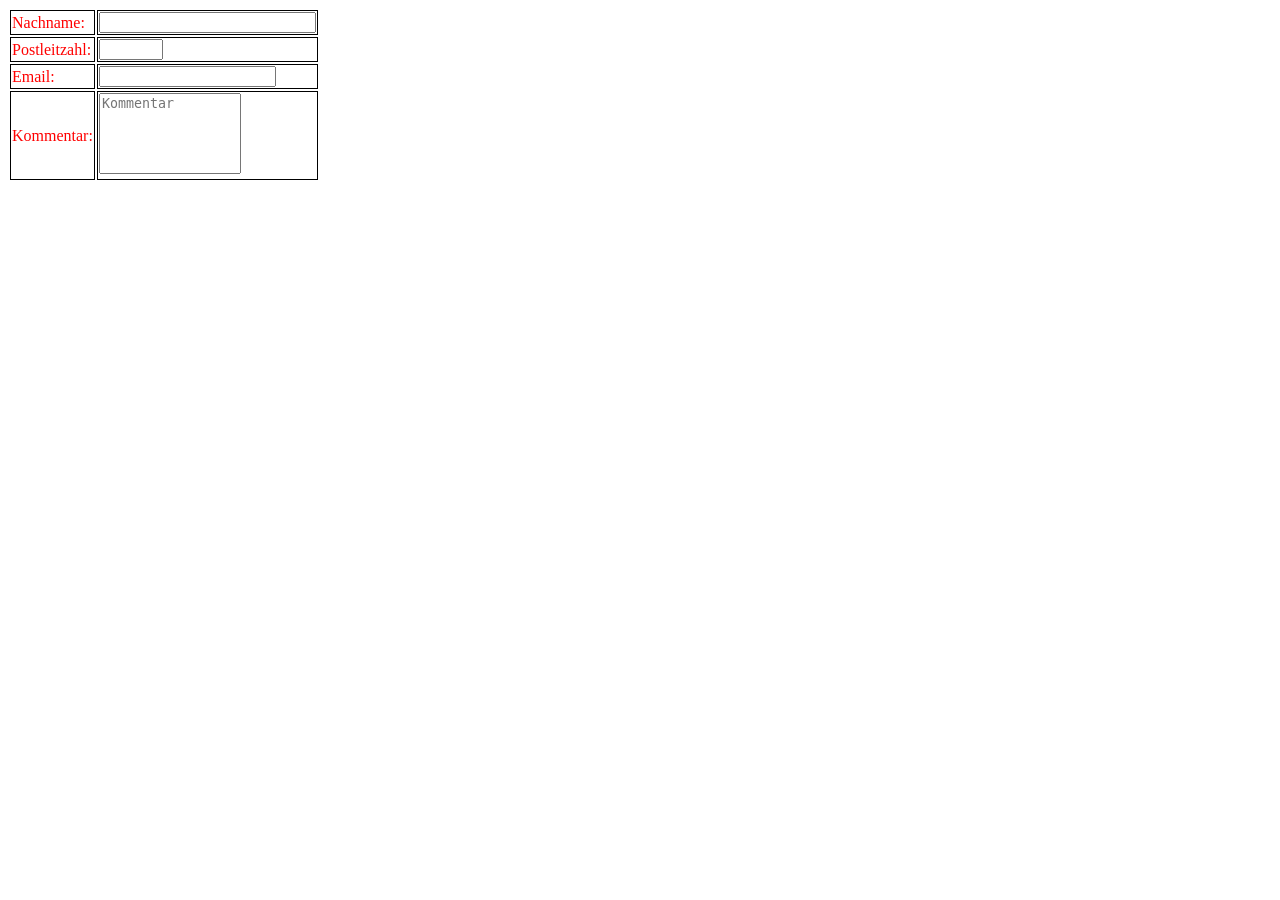
<file: contact.html>
<!DOCTYPE html>
<html lang="en">
<head>
    <link rel="stylesheet" href="styles.css">
    <meta charset="UTF-8">
    <meta name="viewport" content="width=device-width, initial-scale=1.0">
    <title>Document</title>
</head>
<body>
    <form action="#">
        <table>
            <tr>
                <td>Nachname:</td>
                <td><input type="text" name="nachname" size="25" maxlength="30"></td>
            </tr>
            <tr>
                <td>Postleitzahl:</td>
                <td><input type="number" name="plz" min="1000" max="9999"></td>
            </tr>
                <td>Email:</td>
                <td><input type="email" name="email"></td>
            </tr>
            <tr>
                <td>Kommentar:</td>
                <td><textarea class="tarix" placeholder="Kommentar" rows="5" cols="15"></textarea></td>
            </tr>
        </table>
    </form>
</body>
</html>
</file>
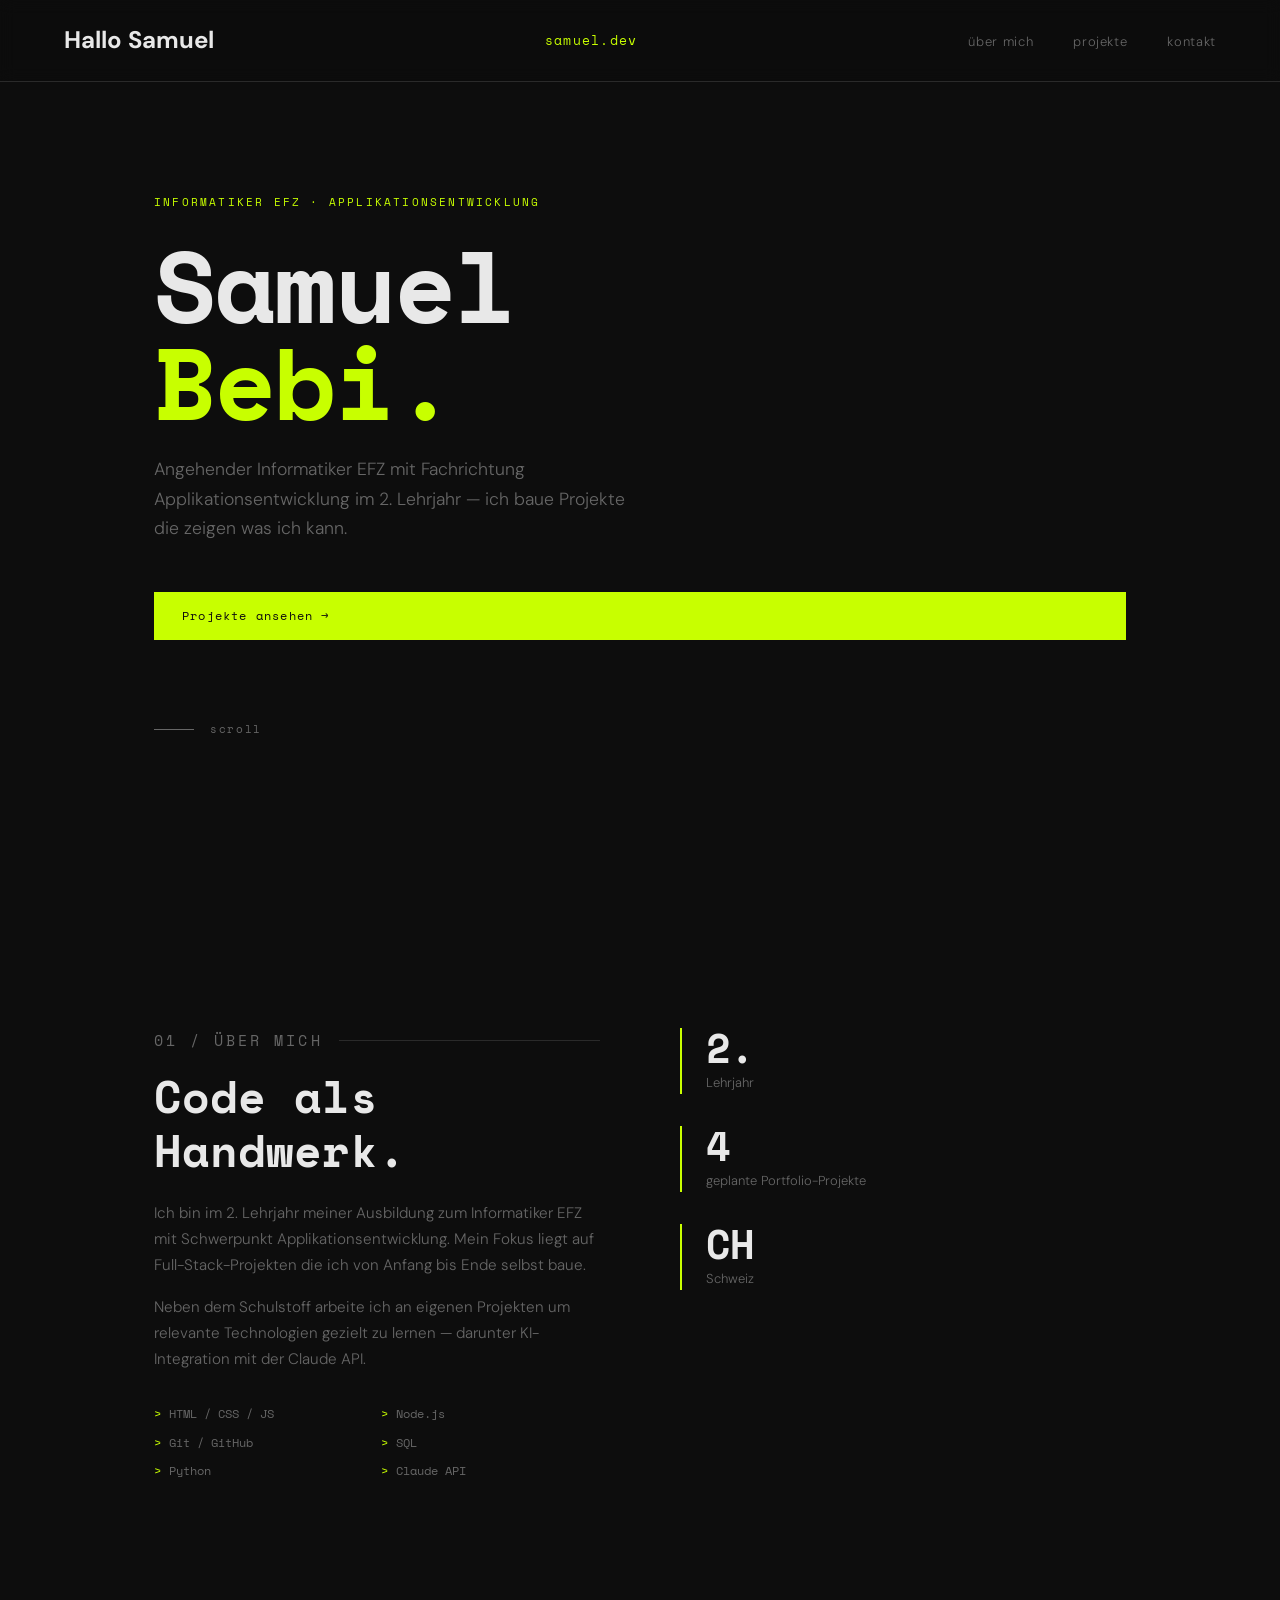
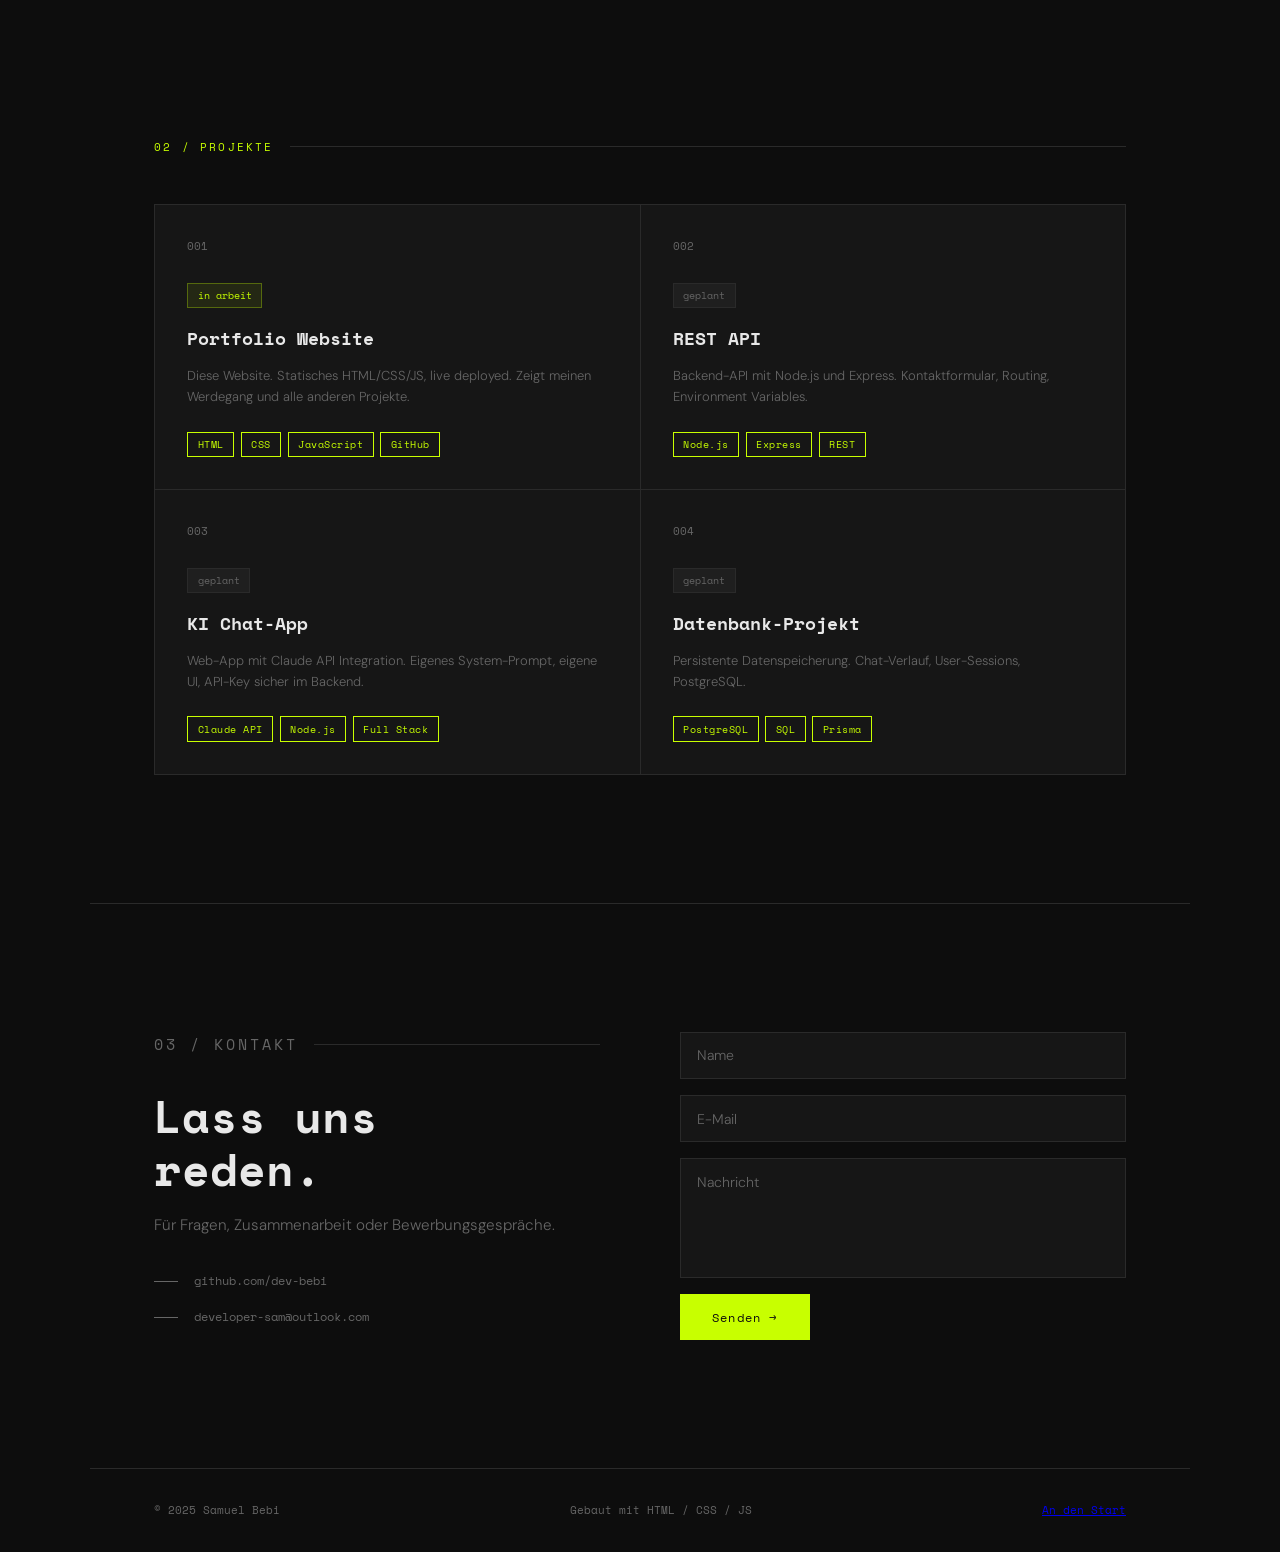
<file: index2.html>
<!DOCTYPE html>
<html lang="de">
<head>
  <meta charset="UTF-8" />
  <meta name="viewport" content="width=device-width, initial-scale=1.0" />
  <title>Samuel | Portfolio</title>
  <link href="https://fonts.googleapis.com/css2?family=Space+Mono:wght@400;700&family=DM+Sans:wght@300;400;500&display=swap" rel="stylesheet" />
  <style>
    *, *::before, *::after { box-sizing: border-box; margin: 0; padding: 0; }

    :root {
      --bg: #0d0d0d;
      --surface: #161616;
      --border: #2a2a2a;
      --text: #e8e8e8;
      --muted: #666;
      --accent: #c8ff00;
      --accent-dim: #9abf00;
      --mono: 'Space Mono', monospace;
      --sans: 'DM Sans', sans-serif;
    }

    html { scroll-behavior: smooth; }

    body {
      background: var(--bg);
      color: var(--text);
      font-family: var(--sans);
      font-weight: 300;
      line-height: 1.7;
    }

    nav {
      position: fixed;
      top: 0; left: 0; right: 0;
      z-index: 100;
      display: flex;
      justify-content: space-between;
      align-items: center;
      padding: 1.25rem 4rem;
      border-bottom: 1px solid var(--border);
      background: rgba(13,13,13,0.92);
      backdrop-filter: blur(8px);
    }

    .nav-logo {
      font-family: var(--mono);
      font-size: 13px;
      color: var(--accent);
      letter-spacing: 0.1em;
      text-decoration: none;
    }

    .nav-links {
      display: flex;
      gap: 2.5rem;
      list-style: none;
    }

    .nav-links a {
      font-size: 13px;
      color: var(--muted);
      text-decoration: none;
      letter-spacing: 0.05em;
      transition: color 0.2s;
    }

    .nav-links a:hover { color: var(--text); }

    section {
      padding: 8rem 4rem;
      max-width: 1100px;
      margin: 0 auto;
    }

    /* HERO */
    #hero {
      min-height: 100vh;
      display: flex;
      flex-direction: column;
      justify-content: center;
      padding-top: 10rem;
    }

    .hero-tag {
      font-family: var(--mono);
      font-size: 11px;
      color: var(--accent);
      letter-spacing: 0.2em;
      text-transform: uppercase;
      margin-bottom: 1.5rem;
    }

    .hero-name {
      font-family: var(--mono);
      font-size: clamp(3rem, 8vw, 6.5rem);
      font-weight: 700;
      line-height: 0.95;
      letter-spacing: -0.02em;
      margin-bottom: 1.5rem;
    }

    .hero-name span { color: var(--accent); }

    .hero-sub {
      font-size: 1.1rem;
      color: var(--muted);
      max-width: 480px;
      margin-bottom: 3rem;
      font-weight: 300;
    }

    .hero-cta {
      display: inline-flex;
      align-items: center;
      gap: 0.75rem;
      font-family: var(--mono);
      font-size: 12px;
      letter-spacing: 0.1em;
      color: var(--bg);
      background: var(--accent);
      padding: 0.85rem 1.75rem;
      text-decoration: none;
      transition: background 0.2s, transform 0.15s;
    }

    .hero-cta:hover { background: var(--accent-dim); transform: translateY(-1px); }

    .hero-scroll {
      margin-top: 5rem;
      font-family: var(--mono);
      font-size: 11px;
      color: var(--muted);
      letter-spacing: 0.15em;
      display: flex;
      align-items: center;
      gap: 1rem;
    }

    .hero-scroll::before {
      content: '';
      display: block;
      width: 40px;
      height: 1px;
      background: var(--muted);
    }

    /* SECTION LABELS */
    .section-label {
      font-family: var(--mono);
      font-size: 11px;
      color: var(--accent);
      letter-spacing: 0.2em;
      text-transform: uppercase;
      margin-bottom: 3rem;
      display: flex;
      align-items: center;
      gap: 1rem;
    }

    .section-label::after {
      content: '';
      flex: 1;
      height: 1px;
      background: var(--border);
    }

    /* ABOUT */
    #about {
      display: grid;
      grid-template-columns: 1fr 1fr;
      gap: 5rem;
      align-items: start;
    }

    .about-text h2 {
      font-family: var(--mono);
      font-size: clamp(1.8rem, 4vw, 2.8rem);
      font-weight: 700;
      line-height: 1.2;
      margin-bottom: 1.5rem;
    }

    .about-text p {
      color: var(--muted);
      margin-bottom: 1rem;
      font-size: 0.95rem;
    }

    .stack-list {
      display: grid;
      grid-template-columns: 1fr 1fr;
      gap: 0.5rem;
      list-style: none;
      margin-top: 2rem;
    }

    .stack-list li {
      font-family: var(--mono);
      font-size: 12px;
      color: var(--muted);
      display: flex;
      align-items: center;
      gap: 0.5rem;
    }

    .stack-list li::before {
      content: '>';
      color: var(--accent);
    }

    .about-stats {
      display: flex;
      flex-direction: column;
      gap: 2rem;
    }

    .stat-item {
      border-left: 2px solid var(--accent);
      padding-left: 1.5rem;
    }

    .stat-number {
      font-family: var(--mono);
      font-size: 2.5rem;
      font-weight: 700;
      color: var(--text);
      line-height: 1;
    }

    .stat-label {
      font-size: 13px;
      color: var(--muted);
      margin-top: 0.25rem;
    }

    /* PROJECTS */
    .projects-grid {
      display: grid;
      grid-template-columns: repeat(auto-fit, minmax(350px, 1fr));
      gap: 1px;
      background: var(--border);
      border: 1px solid var(--border);
    }

    .project-card {
      background: var(--surface);
      padding: 2rem;
      transition: background 0.2s;
      position: relative;
      overflow: hidden;
    }

    .project-card:hover { background: #1d1d1d; }

    .project-card:hover .project-arrow { opacity: 1; transform: translate(0,0); }

    .project-number {
      font-family: var(--mono);
      font-size: 11px;
      color: var(--muted);
      margin-bottom: 1.5rem;
    }

    .project-title {
      font-family: var(--mono);
      font-size: 1.1rem;
      font-weight: 700;
      margin-bottom: 0.75rem;
      color: var(--text);
    }

    .project-desc {
      font-size: 13px;
      color: var(--muted);
      line-height: 1.6;
      margin-bottom: 1.5rem;
    }

    .project-tags {
      display: flex;
      flex-wrap: wrap;
      gap: 0.4rem;
    }

    .tag {
      font-family: var(--mono);
      font-size: 10px;
      color: var(--accent);
      border: 1px solid var(--accent);
      padding: 0.2rem 0.6rem;
      letter-spacing: 0.05em;
    }

    .project-status {
      display: inline-block;
      font-family: var(--mono);
      font-size: 10px;
      padding: 0.2rem 0.6rem;
      margin-bottom: 1rem;
    }

    .status-wip {
      background: rgba(200,255,0,0.08);
      color: var(--accent);
      border: 1px solid rgba(200,255,0,0.3);
    }

    .status-planned {
      background: rgba(102,102,102,0.12);
      color: var(--muted);
      border: 1px solid var(--border);
    }

    .project-arrow {
      position: absolute;
      top: 2rem;
      right: 2rem;
      font-family: var(--mono);
      font-size: 18px;
      color: var(--accent);
      opacity: 0;
      transform: translate(-4px, 4px);
      transition: opacity 0.2s, transform 0.2s;
    }

    /* CONTACT */
    #contact {
      border-top: 1px solid var(--border);
    }

    .contact-inner {
      display: grid;
      grid-template-columns: 1fr 1fr;
      gap: 5rem;
      align-items: start;
    }

    .contact-text h2 {
      font-family: var(--mono);
      font-size: clamp(1.8rem, 4vw, 2.8rem);
      font-weight: 700;
      line-height: 1.2;
      margin-bottom: 1rem;
    }

    .contact-text p {
      color: var(--muted);
      font-size: 0.95rem;
      margin-bottom: 2rem;
    }

    .contact-links {
      display: flex;
      flex-direction: column;
      gap: 1rem;
    }

    .contact-link {
      display: flex;
      align-items: center;
      gap: 1rem;
      font-family: var(--mono);
      font-size: 12px;
      color: var(--muted);
      text-decoration: none;
      transition: color 0.2s;
    }

    .contact-link:hover { color: var(--accent); }

    .contact-link-line {
      width: 24px;
      height: 1px;
      background: currentColor;
      transition: width 0.2s;
    }

    .contact-link:hover .contact-link-line { width: 40px; }

    form {
      display: flex;
      flex-direction: column;
      gap: 1rem;
    }

    input, textarea {
      background: var(--surface);
      border: 1px solid var(--border);
      color: var(--text);
      font-family: var(--sans);
      font-size: 14px;
      font-weight: 300;
      padding: 0.85rem 1rem;
      outline: none;
      resize: none;
      transition: border-color 0.2s;
    }

    input:focus, textarea:focus { border-color: var(--accent); }

    input::placeholder, textarea::placeholder { color: var(--muted); }

    textarea { min-height: 120px; }

    button[type="submit"] {
      font-family: var(--mono);
      font-size: 12px;
      letter-spacing: 0.1em;
      color: var(--bg);
      background: var(--accent);
      border: none;
      padding: 0.9rem 2rem;
      cursor: pointer;
      align-self: flex-start;
      transition: background 0.2s;
    }

    button[type="submit"]:hover { background: var(--accent-dim); }

    /* FOOTER */
    footer {
      border-top: 1px solid var(--border);
      padding: 2rem 4rem;
      max-width: 1100px;
      margin: 0 auto;
      display: flex;
      justify-content: space-between;
      align-items: center;
    }

    footer p {
      font-family: var(--mono);
      font-size: 11px;
      color: var(--muted);
    }

    @media (max-width: 768px) {
      nav { padding: 1rem 1.5rem; }
      section { padding: 5rem 1.5rem; }
      #about, .contact-inner { grid-template-columns: 1fr; gap: 3rem; }
      footer { padding: 2rem 1.5rem; flex-direction: column; gap: 1rem; text-align: center; }
    }
  </style>
</head>
<body>


  <nav>
    <h1 id="title">Hallo Samuel</h1>
    <a href="#hero" class="nav-logo">samuel.dev</a>
    <ul class="nav-links">
      <li><a href="#about">über mich</a></li>
      <li><a href="#projects">projekte</a></li>
      <li><a href="#contact">kontakt</a></li>
    </ul>
  </nav>

  <!-- HERO -->
  <section id="hero">
    <p class="hero-tag">Informatiker EFZ · Applikationsentwicklung</p>
    <h1 class="hero-name">Samuel<br /><span>Bebi.</span></h1>
    <p class="hero-sub">Angehender Informatiker EFZ mit Fachrichtung Applikationsentwicklung im 2. Lehrjahr — ich baue Projekte die zeigen was ich kann.</p>
    <a href="#projects" class="hero-cta">Projekte ansehen →</a>
    <p class="hero-scroll">scroll</p>
  </section>

  <!-- ABOUT -->
  <section id="about">
    <div class="about-text">
      <p class="section-label">01 / über mich</p>
      <h2>Code als<br />Handwerk.</h2>
      <p>Ich bin im 2. Lehrjahr meiner Ausbildung zum Informatiker EFZ mit Schwerpunkt Applikationsentwicklung. Mein Fokus liegt auf Full-Stack-Projekten die ich von Anfang bis Ende selbst baue.</p>
      <p>Neben dem Schulstoff arbeite ich an eigenen Projekten um relevante Technologien gezielt zu lernen — darunter KI-Integration mit der Claude API.</p>
      <ul class="stack-list">
        <li>HTML / CSS / JS</li>
        <li>Node.js</li>
        <li>Git / GitHub</li>
        <li>SQL</li>
        <li>Python</li>
        <li>Claude API</li>
      </ul>
    </div>
    <div class="about-stats">
      <div class="stat-item">
        <div class="stat-number">2.</div>
        <div class="stat-label">Lehrjahr</div>
      </div>
      <div class="stat-item">
        <div class="stat-number">4</div>
        <div class="stat-label">geplante Portfolio-Projekte</div>
      </div>
      <div class="stat-item">
        <div class="stat-number">CH</div>
        <div class="stat-label">Schweiz</div>
      </div>
    </div>
  </section>

  <!-- PROJECTS -->
  <section id="projects">
    <p class="section-label">02 / projekte</p>
    <div class="projects-grid">

      <div class="project-card">
        <span class="project-arrow">↗</span>
        <div class="project-number">001</div>
        <span class="project-status status-wip">in arbeit</span>
        <div class="project-title">Portfolio Website</div>
        <p class="project-desc">Diese Website. Statisches HTML/CSS/JS, live deployed. Zeigt meinen Werdegang und alle anderen Projekte.</p>
        <div class="project-tags">
          <span class="tag">HTML</span>
          <span class="tag">CSS</span>
          <span class="tag">JavaScript</span>
          <span class="tag">GitHub</span>
        </div>
      </div>

      <div class="project-card">
        <span class="project-arrow">↗</span>
        <div class="project-number">002</div>
        <span class="project-status status-planned">geplant</span>
        <div class="project-title">REST API</div>
        <p class="project-desc">Backend-API mit Node.js und Express. Kontaktformular, Routing, Environment Variables.</p>
        <div class="project-tags">
          <span class="tag">Node.js</span>
          <span class="tag">Express</span>
          <span class="tag">REST</span>
        </div>
      </div>

      <div class="project-card">
        <span class="project-arrow">↗</span>
        <div class="project-number">003</div>
        <span class="project-status status-planned">geplant</span>
        <div class="project-title">KI Chat-App</div>
        <p class="project-desc">Web-App mit Claude API Integration. Eigenes System-Prompt, eigene UI, API-Key sicher im Backend.</p>
        <div class="project-tags">
          <span class="tag">Claude API</span>
          <span class="tag">Node.js</span>
          <span class="tag">Full Stack</span>
        </div>
      </div>

      <div class="project-card">
        <span class="project-arrow">↗</span>
        <div class="project-number">004</div>
        <span class="project-status status-planned">geplant</span>
        <div class="project-title">Datenbank-Projekt</div>
        <p class="project-desc">Persistente Datenspeicherung. Chat-Verlauf, User-Sessions, PostgreSQL.</p>
        <div class="project-tags">
          <span class="tag">PostgreSQL</span>
          <span class="tag">SQL</span>
          <span class="tag">Prisma</span>
        </div>
      </div>

    </div>
  </section>

  <!-- CONTACT -->
  <section id="contact">
    <div class="contact-inner">
      <div class="contact-text">
        <p class="section-label">03 / kontakt</p>
        <h2>Lass uns<br />reden.</h2>
        <p>Für Fragen, Zusammenarbeit oder Bewerbungsgespräche.</p>
        <div class="contact-links">
          <a href="https://github.com/dev-bebi" class="contact-link" target="_blank">
            <span class="contact-link-line"></span>
            github.com/dev-bebi
          </a>
          <a href="mailto:developer-sam@outlook.com" class="contact-link">
            <span class="contact-link-line"></span>
            developer-sam@outlook.com
          </a>
        </div>
      </div>
      <form id="kontakt">
        <input type="text" id="name" placeholder="Name" required />
        <input type="email" id="email" placeholder="E-Mail" required />
        <textarea id="message" placeholder="Nachricht"></textarea>
        <button type="submit">Senden →</button>
      </form>
    </div>
  </section>

  <footer>
    <p>© 2025 Samuel Bebi</p>
    <p>Gebaut mit HTML / CSS / JS</p>
    <p ><a href="#hero">An den Start</a></p>
  </footer>
<script>
document.getElementById("kontakt").addEventListener("submit", function(event) {
  event.preventDefault();
  
  let name = document.getElementById("name").value;
  let email = document.getElementById("email").value;
  let nachricht = document.getElementById("message").value;
  
  console.log(name, email, nachricht);
});
</script>
</body>
</html>
</file>
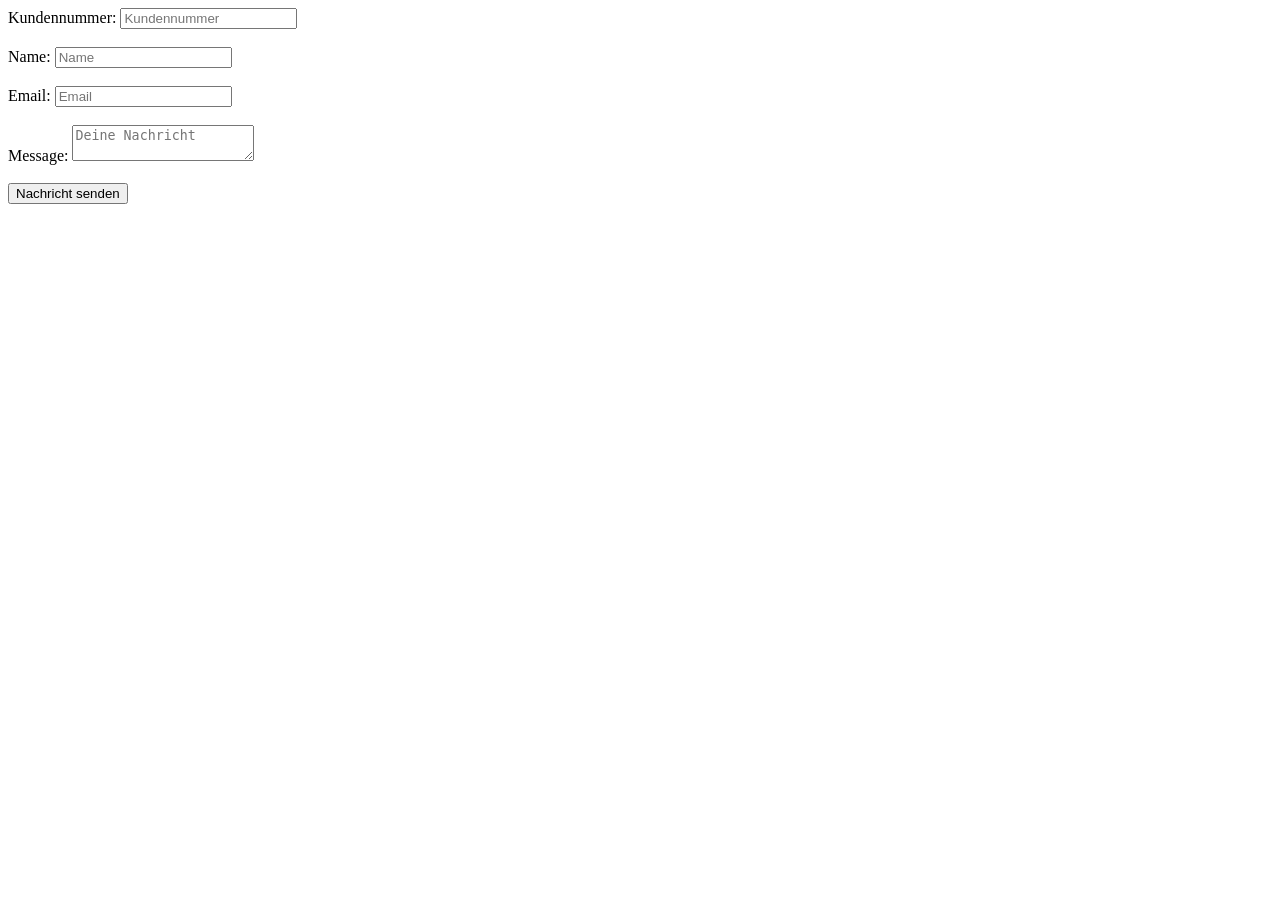
<file: indextolearn.html>
<!DOCTYPE html>
<html lang="en">
<head>
    <meta charset="UTF-8">
    <meta name="viewport" content="width=device-width, initial-scale=1.0">
    <title>Document</title>
</head>
<body>
    <form action="">
        <label for="knr">Kundennummer:</label>
        <input type="text" id="knr" placeholder="Kundennummer">
        <br><br>
<label for="name">Name:</label>
<input type="text" id="name" placeholder="Name">
<br><br>
<label for="email">Email:</label>
<input type="email" id="email" placeholder="Email">
<br><br>
<label for="message">Message:</label>
<textarea name="text" id="message" placeholder="Deine Nachricht"></textarea>
<br><br>
<button type="submit">Nachricht senden</button>

    </form>
</body>
</html>
</file>
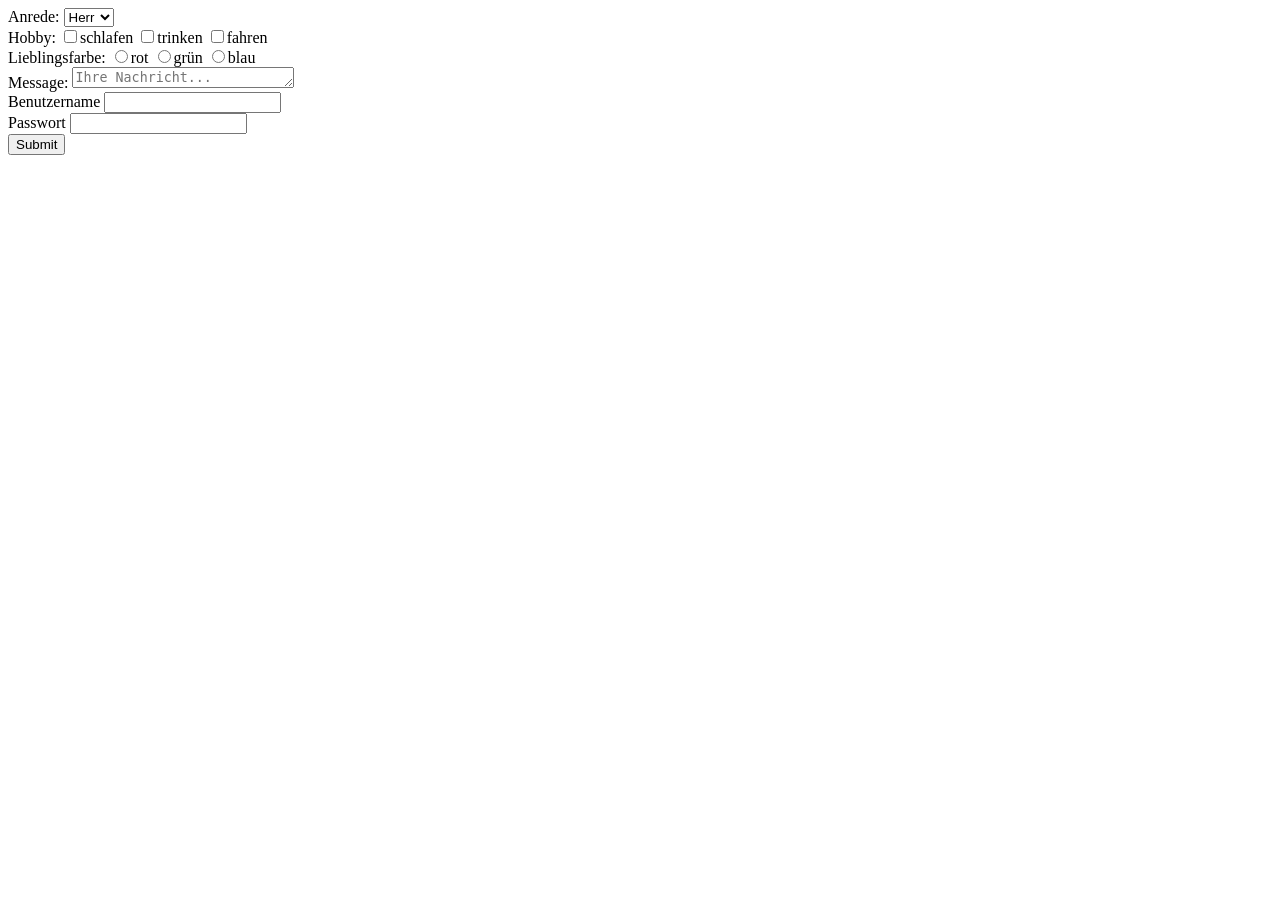
<file: new.htm>
<!DOCTYPE html>
<html lang="en">

<head>
    <meta charset="UTF-8">
    <meta name="viewport" content="width=device-width, initial-scale=1.0">
    <title>Document</title>
</head>

<body>
    <form action="#">
        <tr>
            <td>Anrede:
            </td>
            <td><select name="anrede" required>
                    <option value="herr">Herr</option>
                    <option value="frau">Frau</option>
                </select></td>
        </tr><br>
        <tr>
            <td>Hobby:</td>
            <td><input type="checkbox" name="hobby" value="schlafen">schlafen
                <input type="checkbox" name="hobby" value="trinken">trinken
                <input type="checkbox" name="hobby" value="fahren">fahren
            </td>
        </tr><br>
        <tr>
            <td>Lieblingsfarbe:</td>
            <td><input type="radio" name="farbe" value="rot">rot
                <input type="radio" name="farbe" value="grün">grün
                <input type="radio" name="farbe" value="blau">blau
            </td>
        </tr><br>
        <tr>
            <td>Message:</td>
            <td><textarea name="message" id="" cols="25" rows="1" placeholder="Ihre Nachricht..."></textarea><br>
            <td>Benutzername <input required type="text"></td><br>
            <td>Passwort <input required type="password"></td><br>
            <input type="submit">
            </td>
        </tr>
    </form>
</body>

</html>
</file>
<file: styles.css>
.tarix{
    resize: none;
}
td{
    border: 1px solid black;
    color: red;
}
</file>
